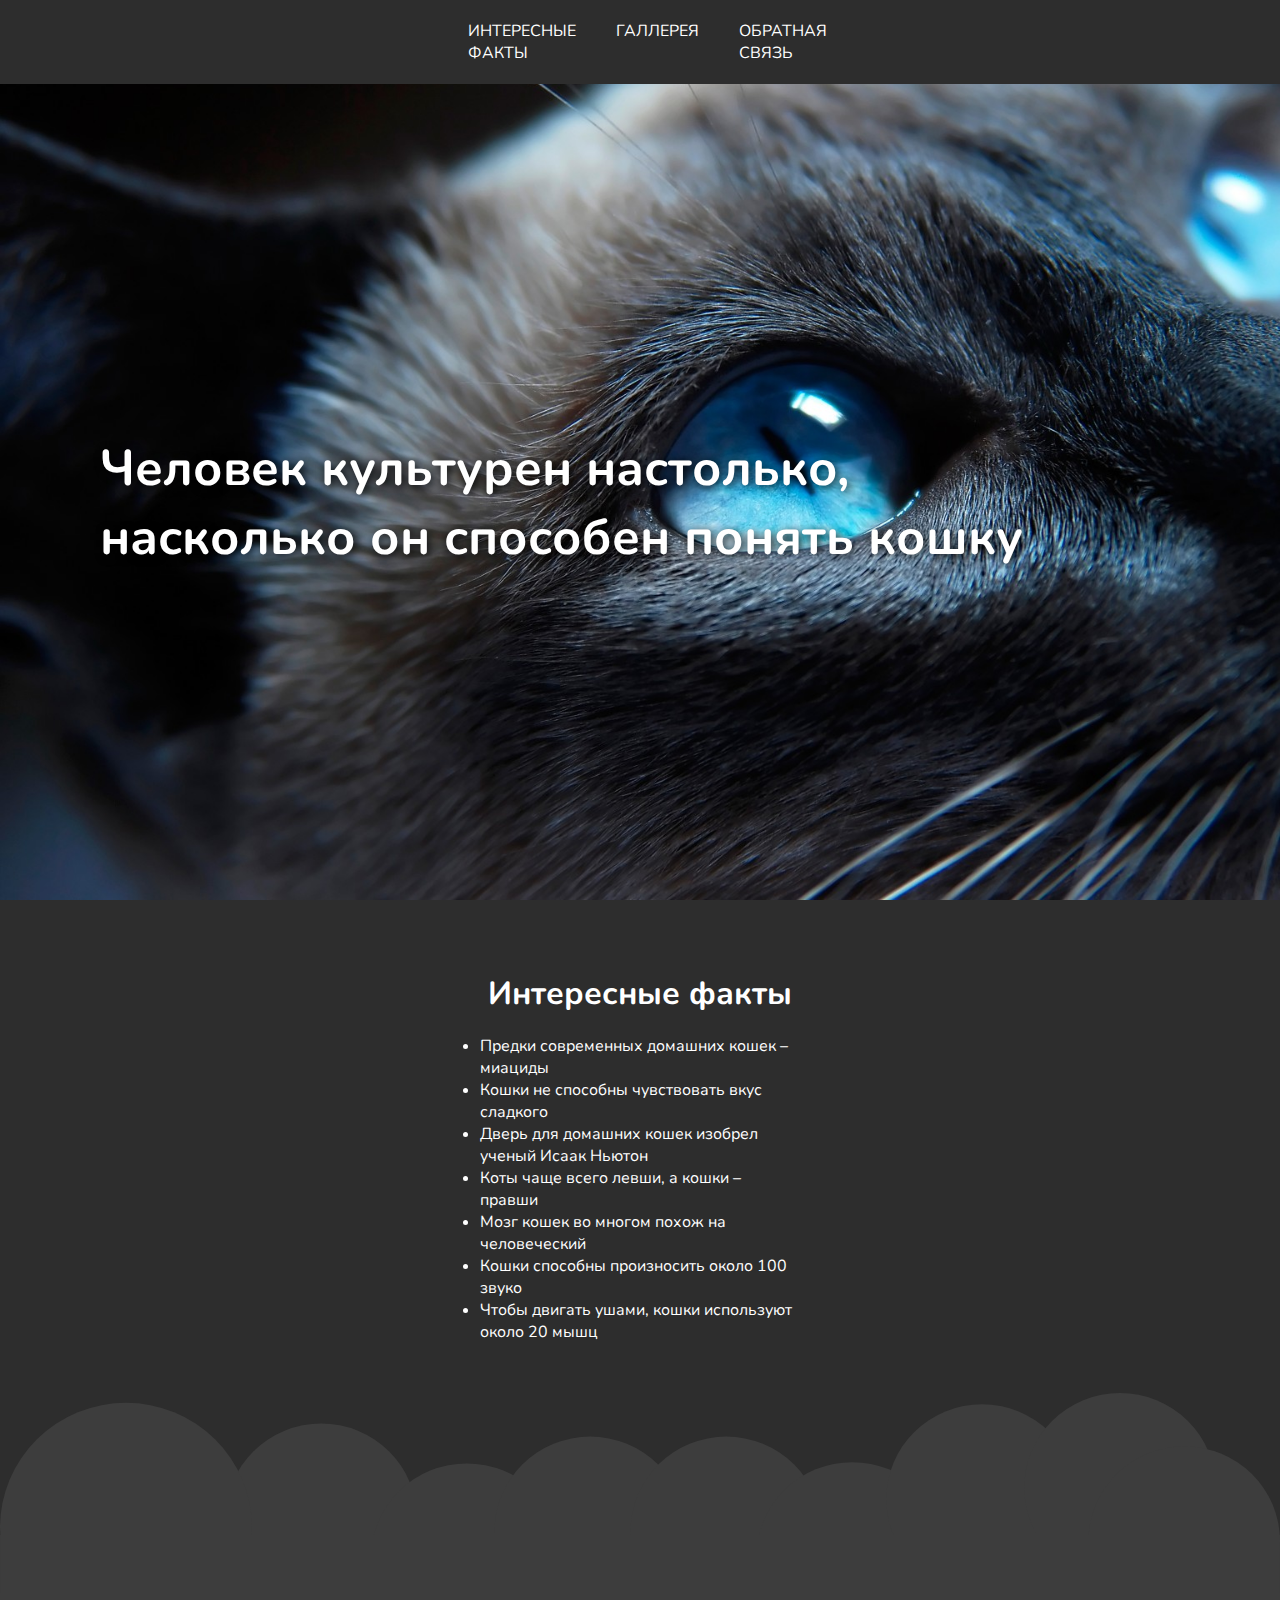
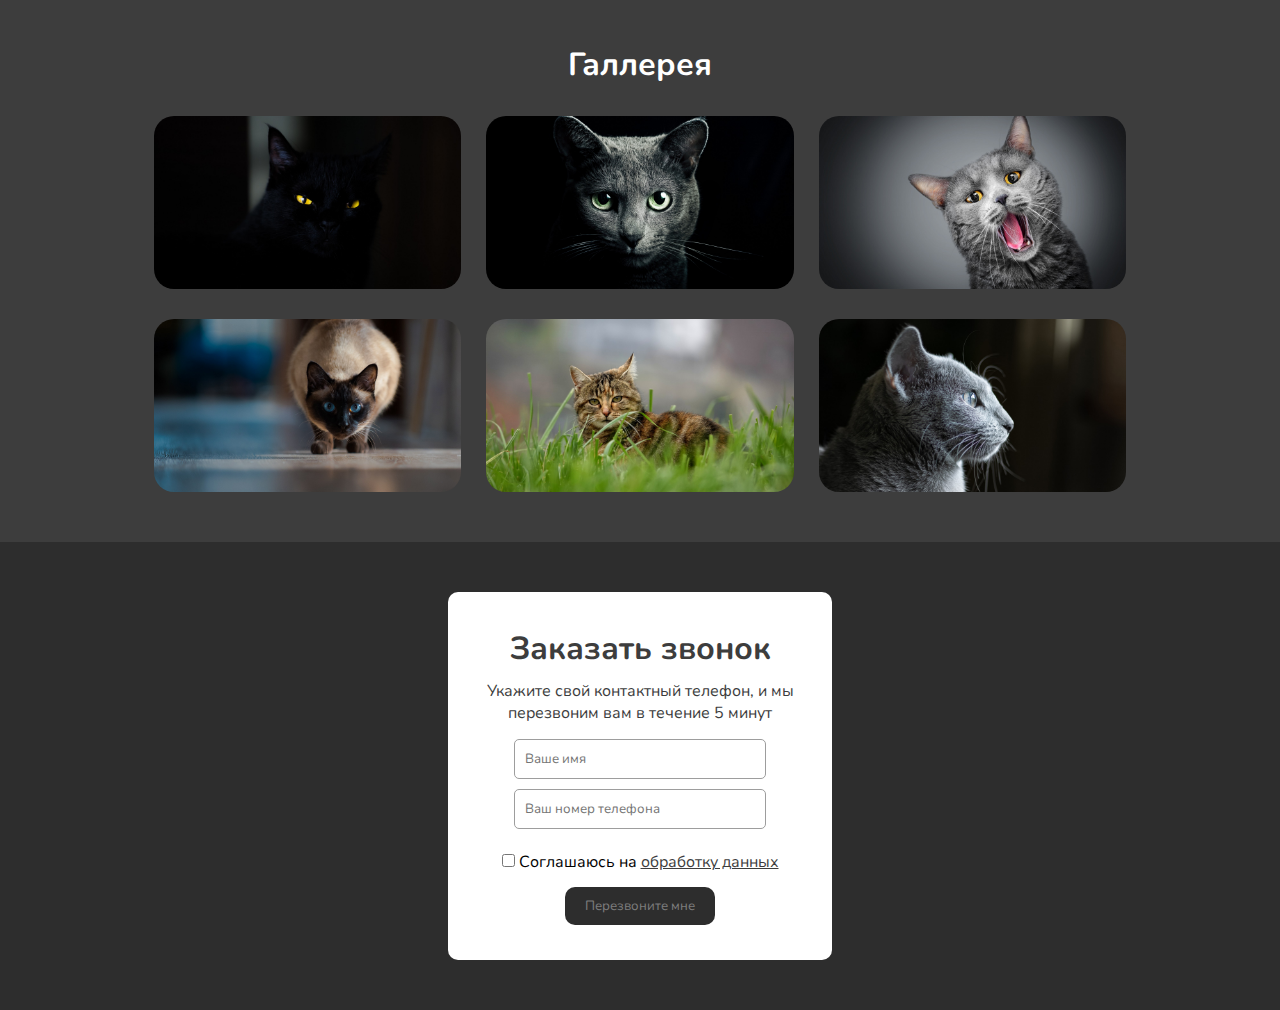
<file: index.html>
<!DOCTYPE html>
<html lang="en">
<head>
    <meta charset="UTF-8">
    <meta http-equiv="X-UA-Compatible" content="IE=edge">
    <meta name="viewport" content="width=device-width, initial-scale=1.0">
    <title>Document</title>
    <link rel="stylesheet" href="less8.css">
</head>
<body>
    <div class="menu">
        <div class="links">
            <a href="">Интересные факты</a>
            <a href="">Галлерея</a>
            <a href="">Обратная связь</a>
        </div>
    </div>
    <div class="header">
        <h1>Человек культурен настолько,<br>насколько он способен понять кошку</h1>
    </div>
    <div class="facts">
        <h1>Интересные факты</h1>
        <div class=facts_list>
            <ul>
                <li>Предки современных домашних кошек – миациды</li>
                <li>Кошки не способны чувствовать вкус сладкого</li>
                <li>Дверь для домашних кошек изобрел ученый Исаак Ньютон</li>
                <li>Коты чаще всего левши, а кошки – правши </li>
                <li>Мозг кошек во многом похож на человеческий</li>
                <li>Кошки способны произносить около 100 звуко </li>
                <li>Чтобы двигать ушами, кошки используют около 20 мышц </li>
            </ul>
        </div>
    </div>
    <div class="transition">
        
    </div>
    <div class="gallery">
        <h1>Галлерея</h1>
        <div class="images">
            <img src="cats/cat1.jpg" >
            <img src="cats/cat3.jpg" >
            <img src="cats/cat4.jpg" >
            <img src="cats/kot1.jpg" >
            <img src="cats/kot2.jpg" >
            <img src="cats/kot3.jpg" >
        </div>
    </div>
    <div class="feedback">
        <form action="https://google.com">
            <div class="feedback-desk">
                <h1>Заказать звонок</h1>
                <p>Укажите свой контактный телефон, и мы <br> перезвоним вам в течение 5 минут</p>
            </div>
            <div class="feedback-data">
                <input type="text" placeholder="Ваше имя" >
                <input type="number" placeholder="Ваш номер телефона" >
            </div>
            <div class="feedback-submit">
                <input type="checkbox" id="agree">
                <label for="agree">Соглашаюсь на <a href="">обработку данных</a></label>
                <button type="submit">Перезвоните мне</button>
            </div>  
        </form>
    </div>
    
</body>
</html>
</file>
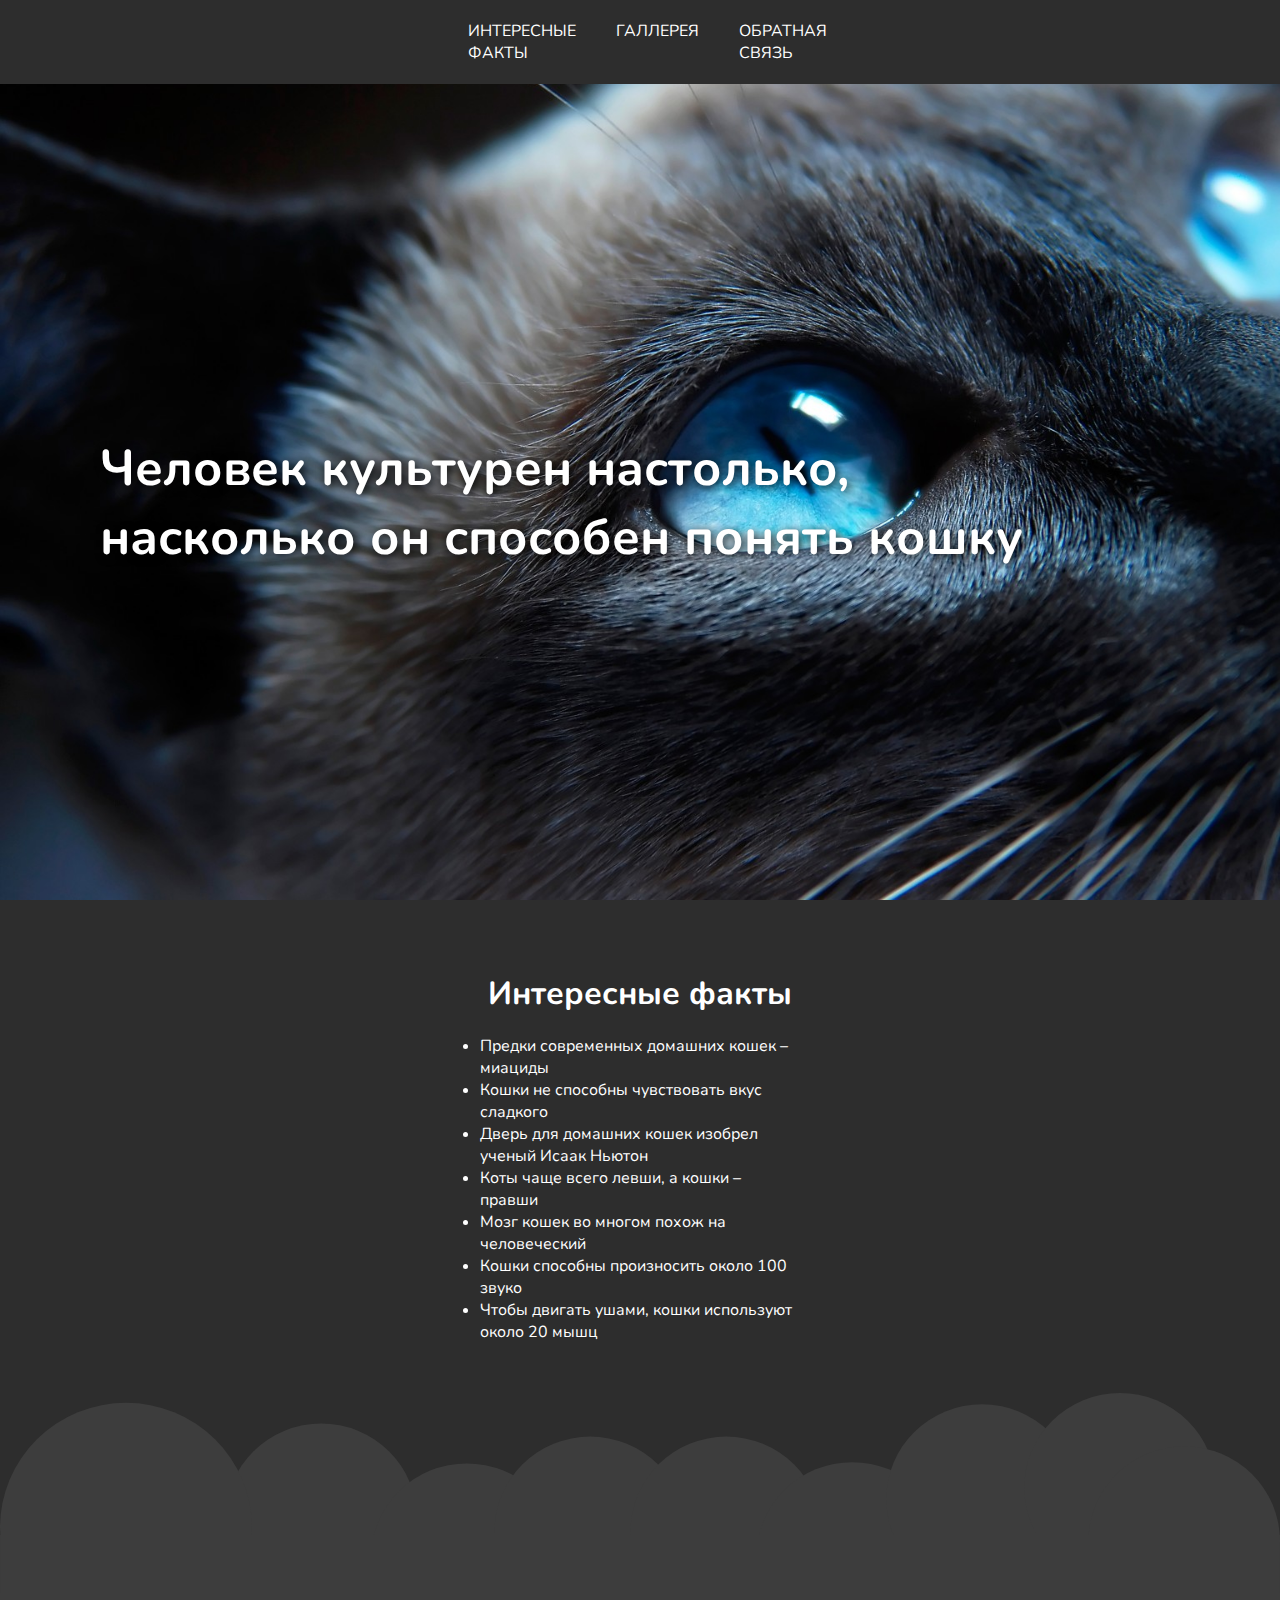
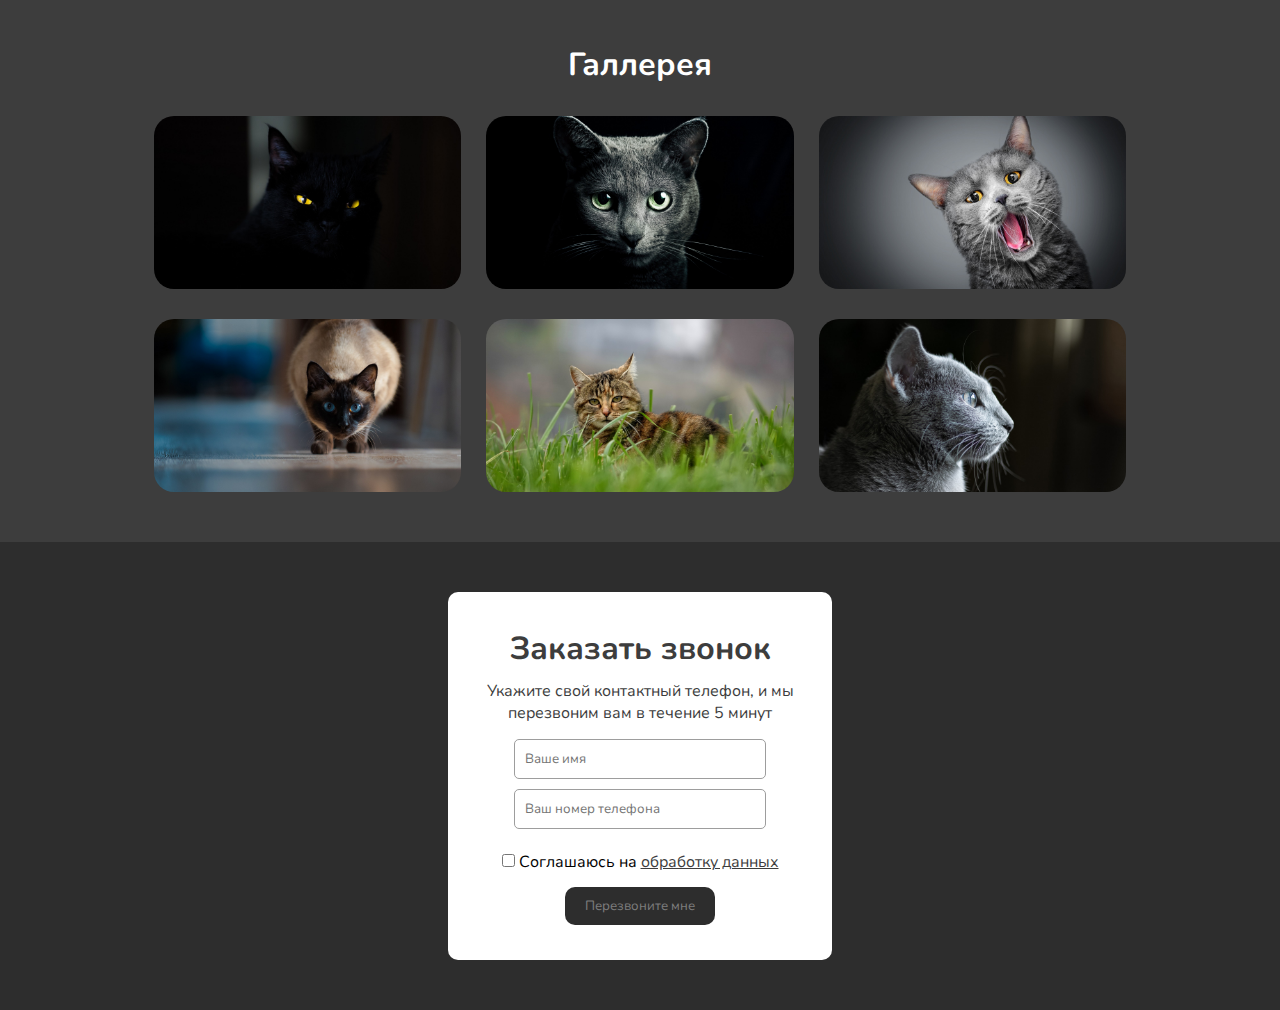
<file: less8.html>
<!DOCTYPE html>
<html lang="en">
<head>
    <meta charset="UTF-8">
    <meta http-equiv="X-UA-Compatible" content="IE=edge">
    <meta name="viewport" content="width=device-width, initial-scale=1.0">
    <title>Document</title>
    <link rel="stylesheet" href="less8.css">
</head>
<body>
    <div class="menu">
        <div class="links">
            <a href="">Интересные факты</a>
            <a href="">Галлерея</a>
            <a href="">Обратная связь</a>
        </div>
    </div>
    <div class="header">
        <h1>Человек культурен настолько,<br>насколько он способен понять кошку</h1>
    </div>
    <div class="facts">
        <h1>Интересные факты</h1>
        <div class=facts_list>
            <ul>
                <li>Предки современных домашних кошек – миациды</li>
                <li>Кошки не способны чувствовать вкус сладкого</li>
                <li>Дверь для домашних кошек изобрел ученый Исаак Ньютон</li>
                <li>Коты чаще всего левши, а кошки – правши </li>
                <li>Мозг кошек во многом похож на человеческий</li>
                <li>Кошки способны произносить около 100 звуко </li>
                <li>Чтобы двигать ушами, кошки используют около 20 мышц </li>
            </ul>
        </div>
    </div>
    <div class="transition">
        
    </div>
    <div class="gallery">
        <h1>Галлерея</h1>
        <div class="images">
            <img src="cats/cat1.jpg" >
            <img src="cats/cat3.jpg" >
            <img src="cats/cat4.jpg" >
            <img src="cats/kot1.jpg" >
            <img src="cats/kot2.jpg" >
            <img src="cats/kot3.jpg" >
        </div>
    </div>
    <div class="feedback">
        <form action="https://google.com">
            <div class="feedback-desk">
                <h1>Заказать звонок</h1>
                <p>Укажите свой контактный телефон, и мы <br> перезвоним вам в течение 5 минут</p>
            </div>
            <div class="feedback-data">
                <input type="text" placeholder="Ваше имя" >
                <input type="number" placeholder="Ваш номер телефона" >
            </div>
            <div class="feedback-submit">
                <input type="checkbox" id="agree">
                <label for="agree">Соглашаюсь на <a href="">обработку данных</a></label>
                <button type="submit">Перезвоните мне</button>
            </div>  
        </form>
    </div>
    
</body>
</html>
</file>
<file: less8.css>
@import url('https://fonts.googleapis.com/css2?family=Nunito&display=swap');
*{
    font-family: Nunito;
}


*{
    margin: 0;
    padding: 0;
}

.menu{
    background-color: #2d2d2d;
}

.links{
    width: 30%;
    margin: 0 auto;
    display: flex;
    justify-content: space-evenly;
}


.links a{
    text-decoration: none;
    color: white;
    text-transform: uppercase;
    padding: 20px;
}

.header{
    background-image:url(cats/cat2.jpg);
    padding: 350px 100px;
    background-size: cover;
    background-attachment: fixed;
}

.header h1{
    color: white;
    font-size: 50px;
    text-shadow: 2px 2px 10px black;
}

.facts, .gallery, .feedback{
    padding: 50px 0;
}


.facts{
    background-color: #2d2d2d;
    color: white;
    text-align: center;
}

.facts_list{
    width: 25%;
    margin: 0 auto;
}

.facts ul{
    text-align: left;
    margin-top: 20px;
}

.images img{
    width: 30%;
    margin-top: 30px;
    border-radius: 20px;
    transition: 0.3s;
}

.images img:hover{
    transform: scale(1.2);
}

.images{
    width: 80%;
    margin: 0 auto;
    display: flex;
    flex-wrap: wrap;
    justify-content: space-evenly;

}

.gallery h1{
    text-align: center;
    color: white;
}

.gallery{
    background-color: #3d3d3d;
}


.transition{
    background-image: url(cats/Group\ 2.svg);
    padding: 100px 0;
    background-color: transparent;
    background-size: cover;
}


body{
    background-color:#2d2d2d;
}


.feedback input{
    display: block;
    margin: 10px auto;
    padding: 5px;
}

.feedback{
    color: black;
}
form{
    background-color: white;
    width: 30%;
    margin: 0 auto;
    text-align: center;
    padding: 20px 0;
    border-radius: 10px;
}

input[type=checkbox]{
    display: inline-block;
    margin: 0;
}


.feedback button{
    display: block;
    margin: 10px auto;
    padding: 10px 20px;
    border: none;
    outline: none;
    border-radius: 10px;
    background-color: #2d2d2d;
    color: #7d7d7d;
    transition: 0.3s;
}


.feedback-desk *{
    margin: 10px 0;
}

.feedback-data input{
    width: 60%;
    border-radius: 5px;
    border: 1px solid #9d9d9d;
    padding: 10px;
    transition: 0.3s;
}

.feedback-submit input, 
.feedback-submit label{
    margin: 10px 0;
}

.feedback button:hover{
    color: white;
}

.feedback-data input:focus{
    outline:none;
    border: 1px solid #7d7d7d;
    box-shadow: 0 0 10px -3px #2d2d2d;
}

.feedback-submit a{
    color: #3d3d3d;
}


.feedback-desk{
    color: #3d3d3d;
}


.feedback-data, 
.feedback-desk,
.feedback-submit{
    margin: 15px 0;
}
</file>
